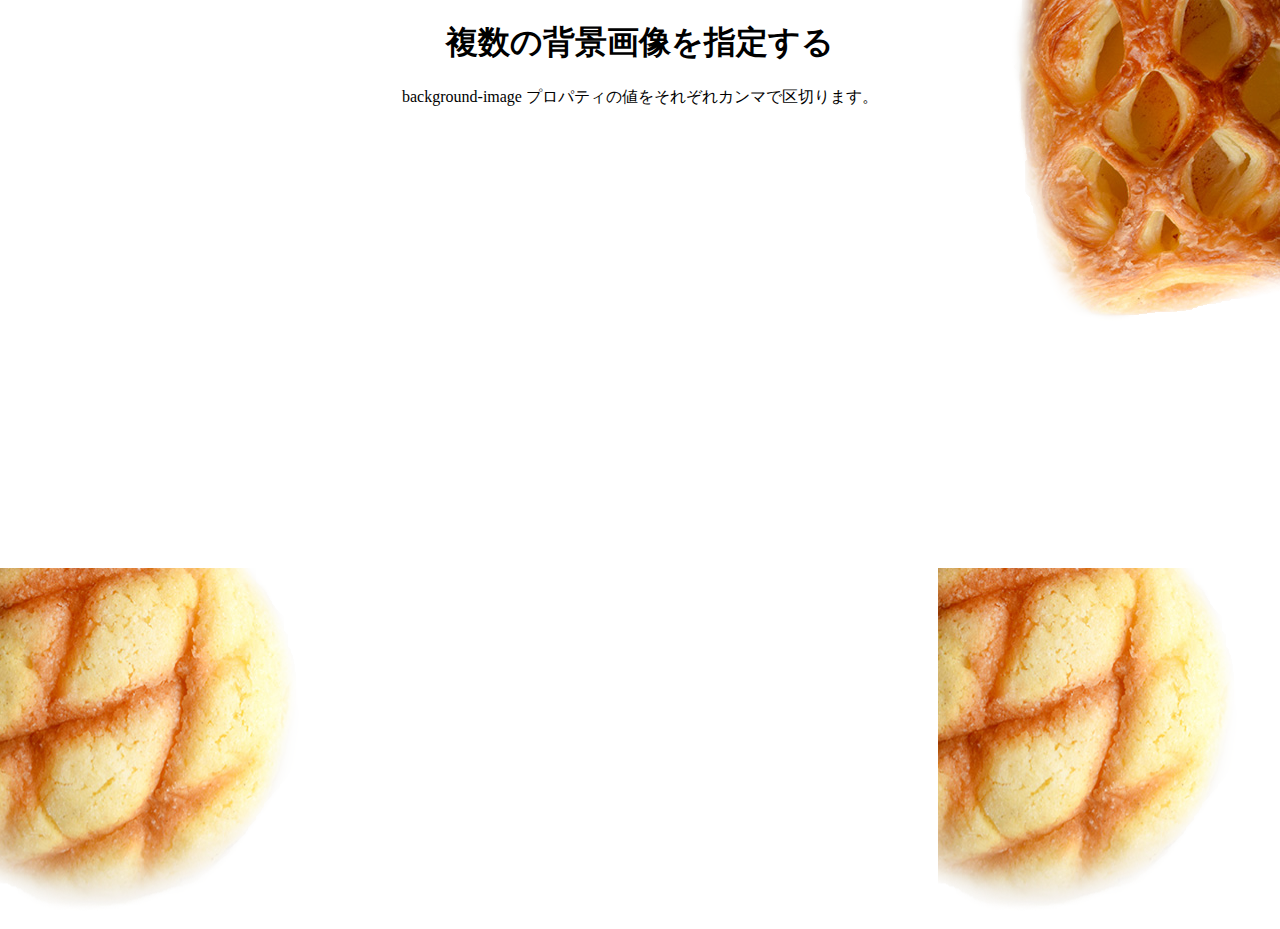
<file: chapter2/03-demo1/index.html>
<!DOCTYPE html>
<html lang="ja">
    <head>
        <meta charset="utf-8">
        <title>複数の背景画像を指定する</title>

    <!-- CSS -->
        <link href="style.css" rel="stylesheet">
    </head>

	<body>
        <h1>複数の背景画像を指定する</h1>
        <p>background-image プロパティの値をそれぞれカンマで区切ります。</p>
	</body>
</html>
</file>
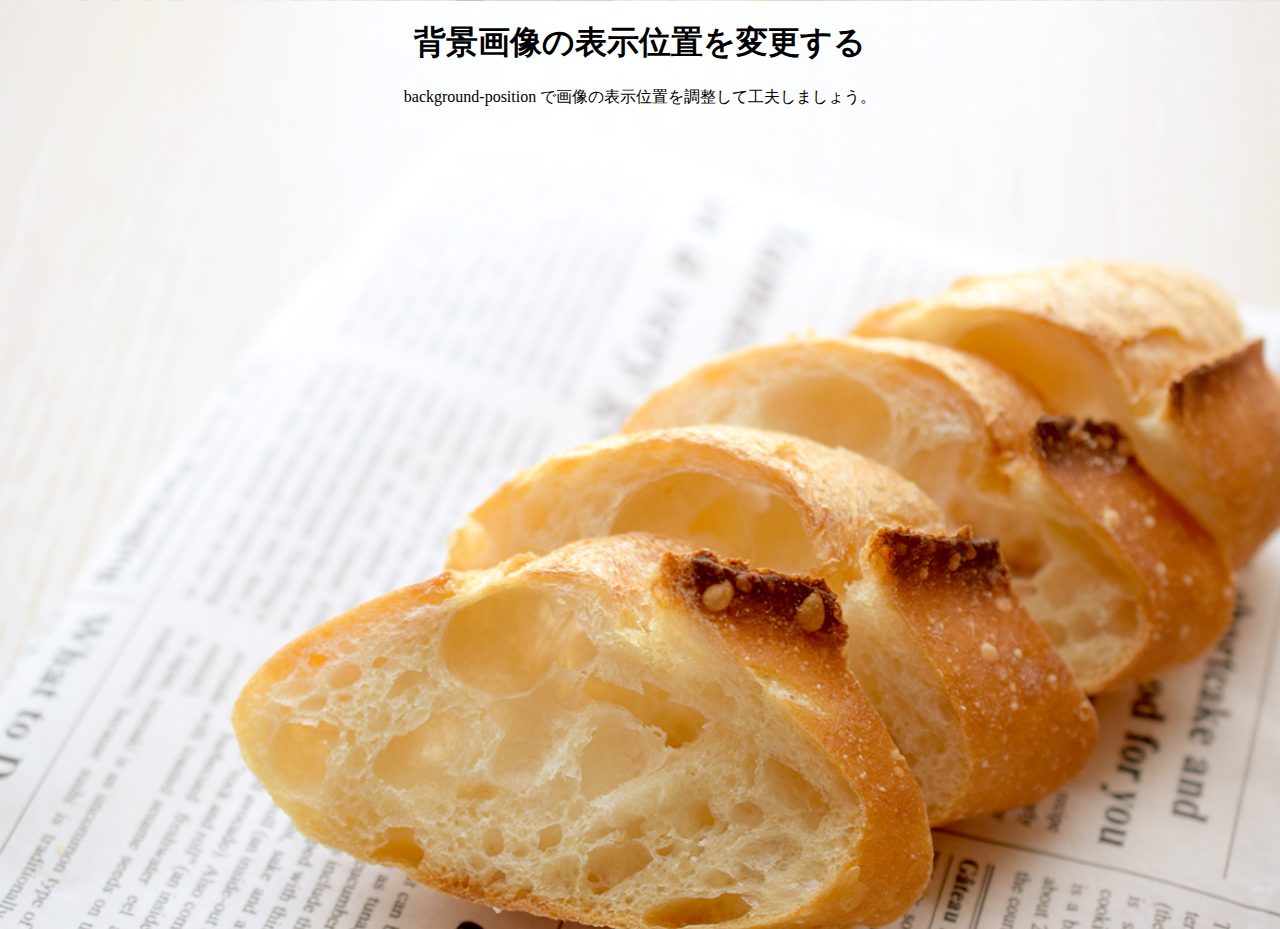
<file: chapter2/03-demo2/index.html>
<!DOCTYPE html>
<html lang="ja">
    <head>
        <meta charset="utf-8">
        <title>背景画像の表示位置を変更する</title>
        <meta name="viewport" content="width=device-width, initial-scale=1">

    <!-- CSS -->
        <link href="style.css" rel="stylesheet">
    </head>

	<body>
        <h1>背景画像の表示位置を変更する</h1>
        <p>background-position で画像の表示位置を調整して工夫しましょう。</p>
	</body>
</html>
</file>
<file: chapter2/03-demo1/style.css>
body {
  background-image:  url(images/bg1.png), url(images/bg2.png), url(images/bg1.png);
  background-position: left bottom, right top, right bottom;
  background-repeat: no-repeat;
  height: 100vh;
  text-align: center;
}
</file>
<file: chapter2/03-demo2/style.css>
body {
    background-image: url(images/bg.jpg);
    background-size: cover;
    background-position: center center;
    text-align: center;
    height: 100vh;
}
</file>
